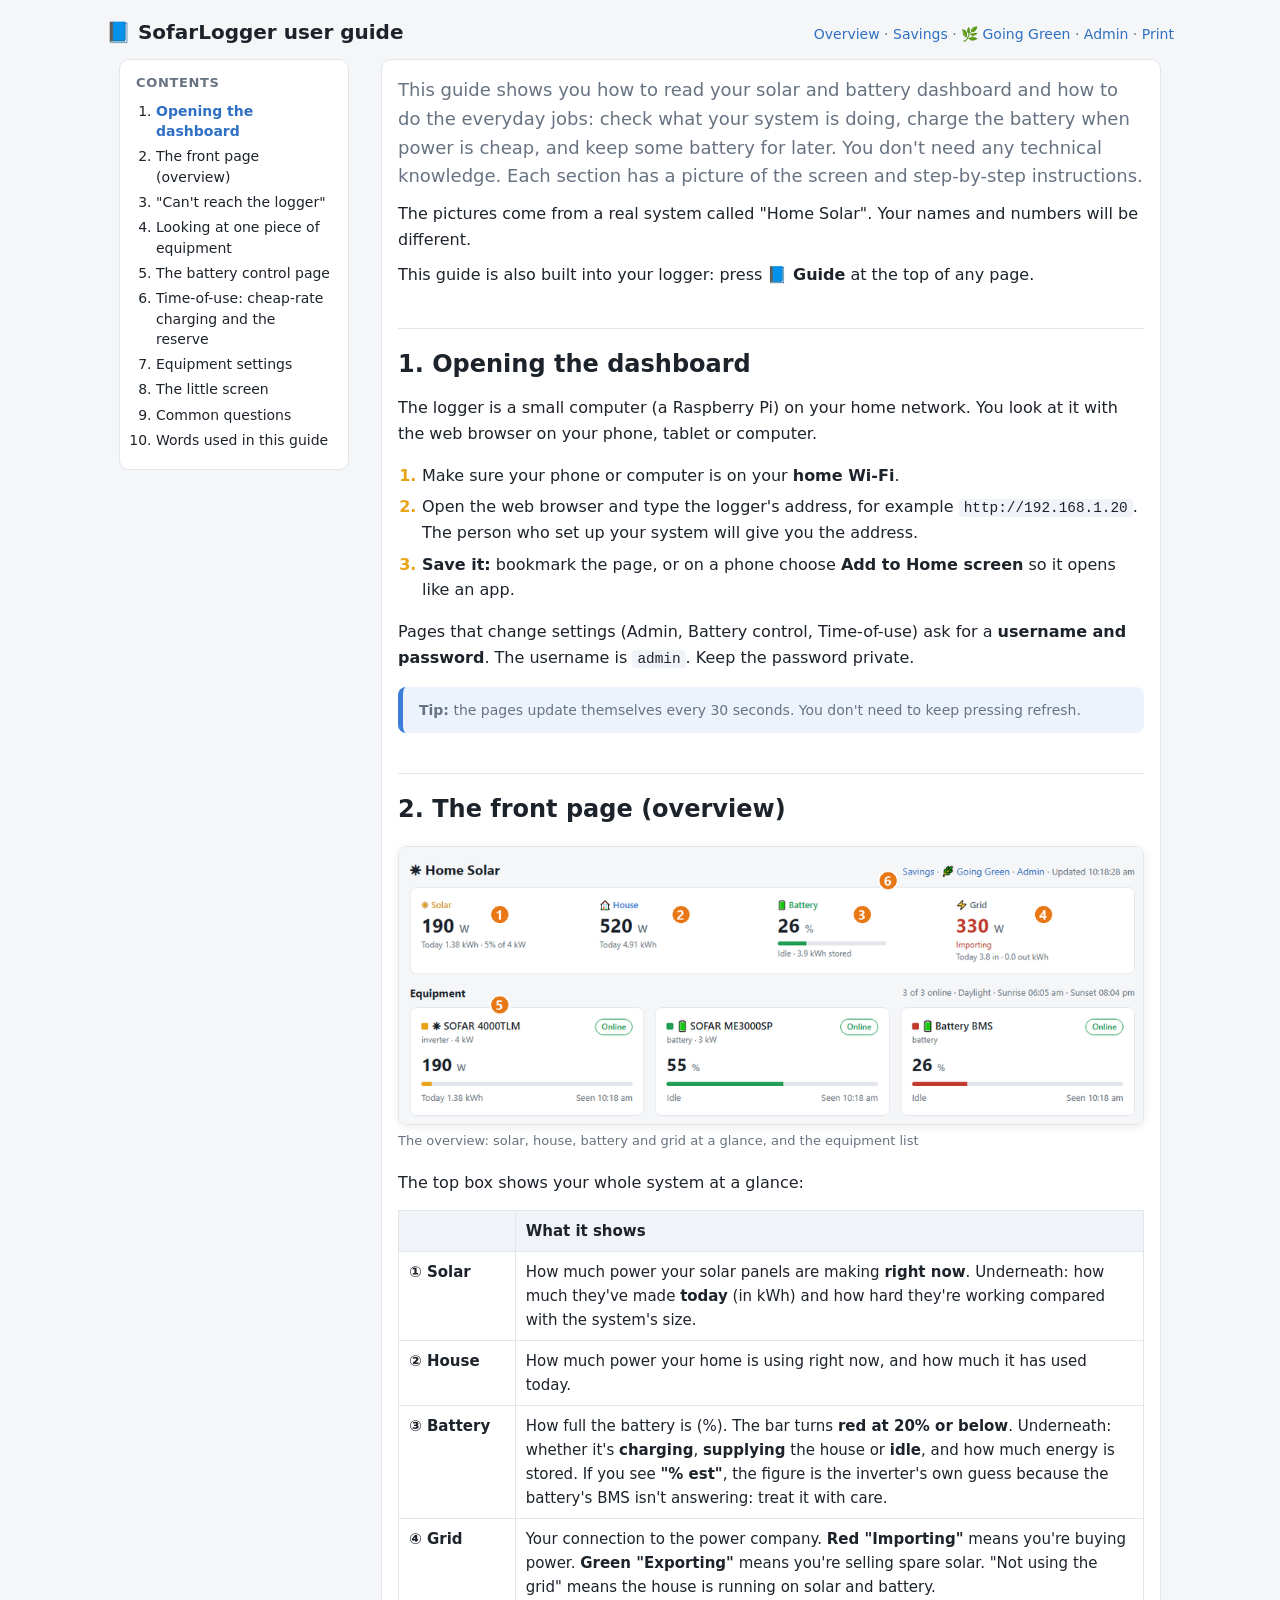
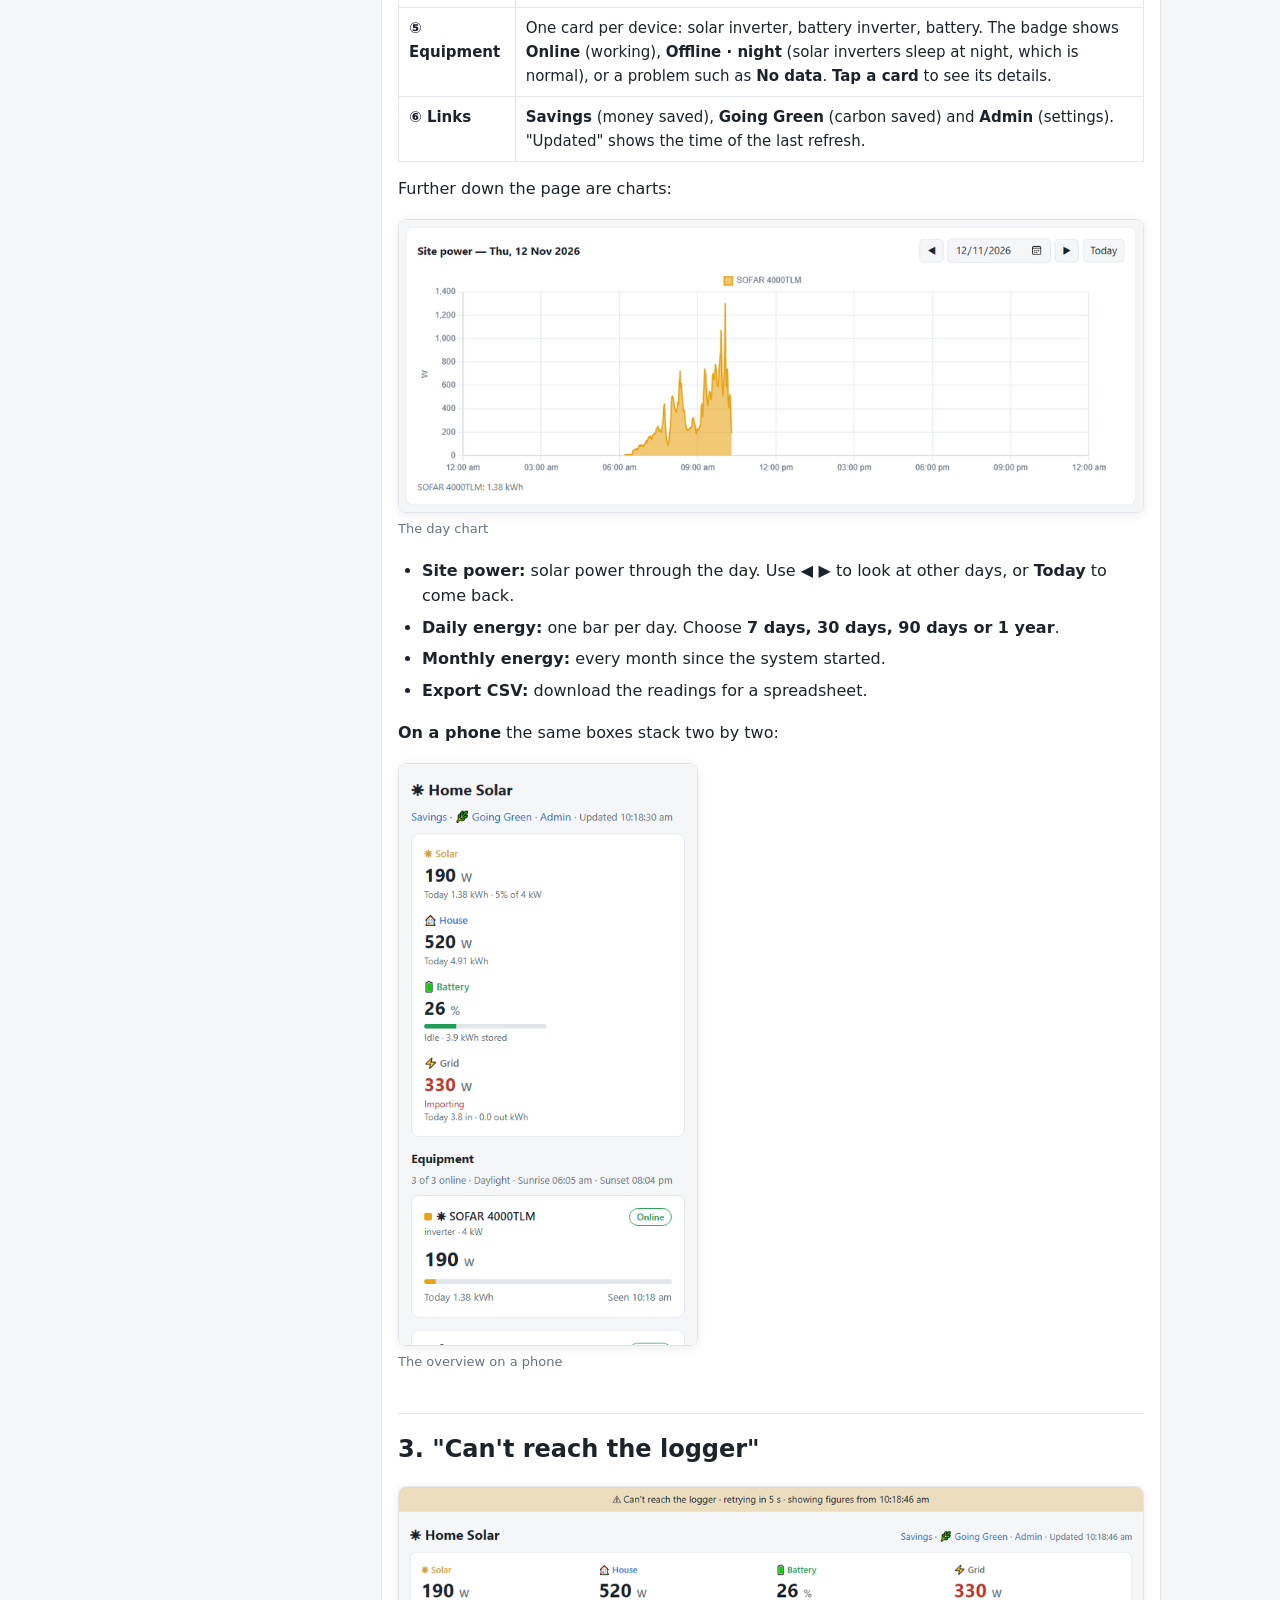
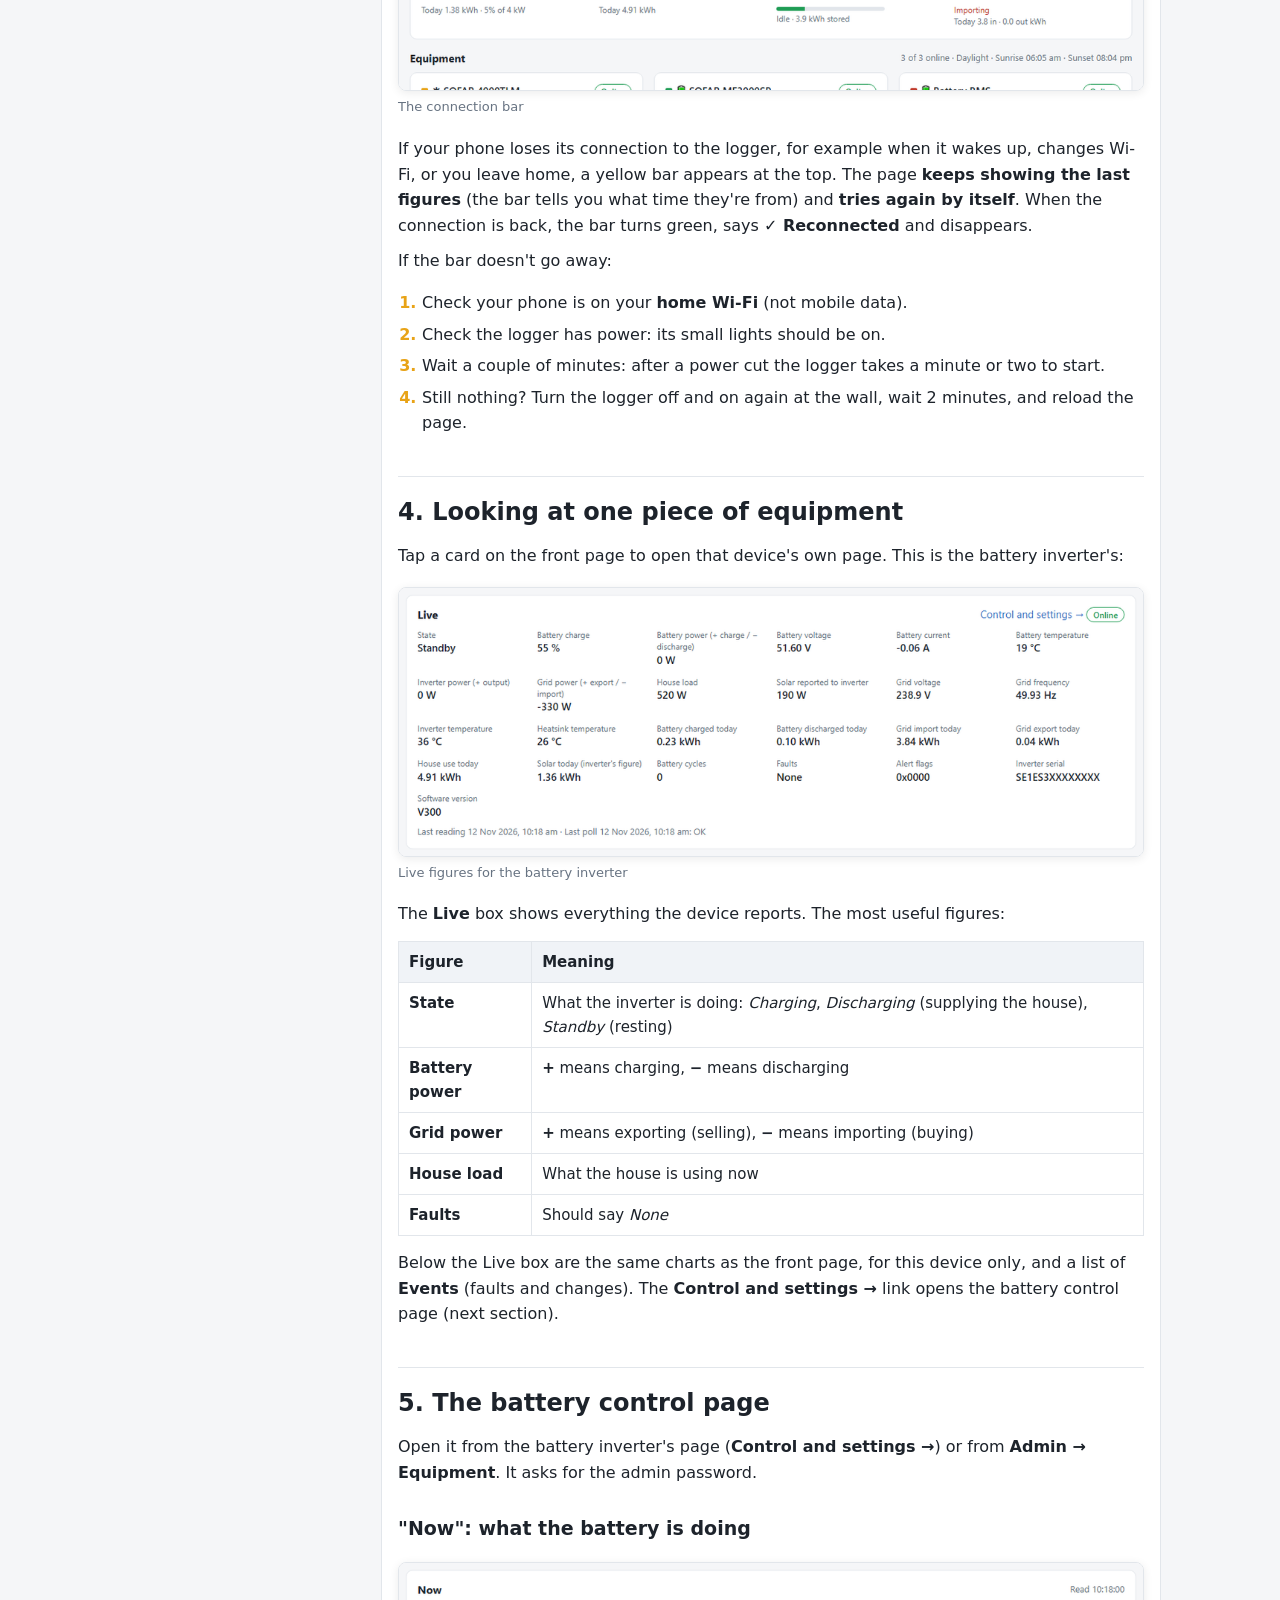
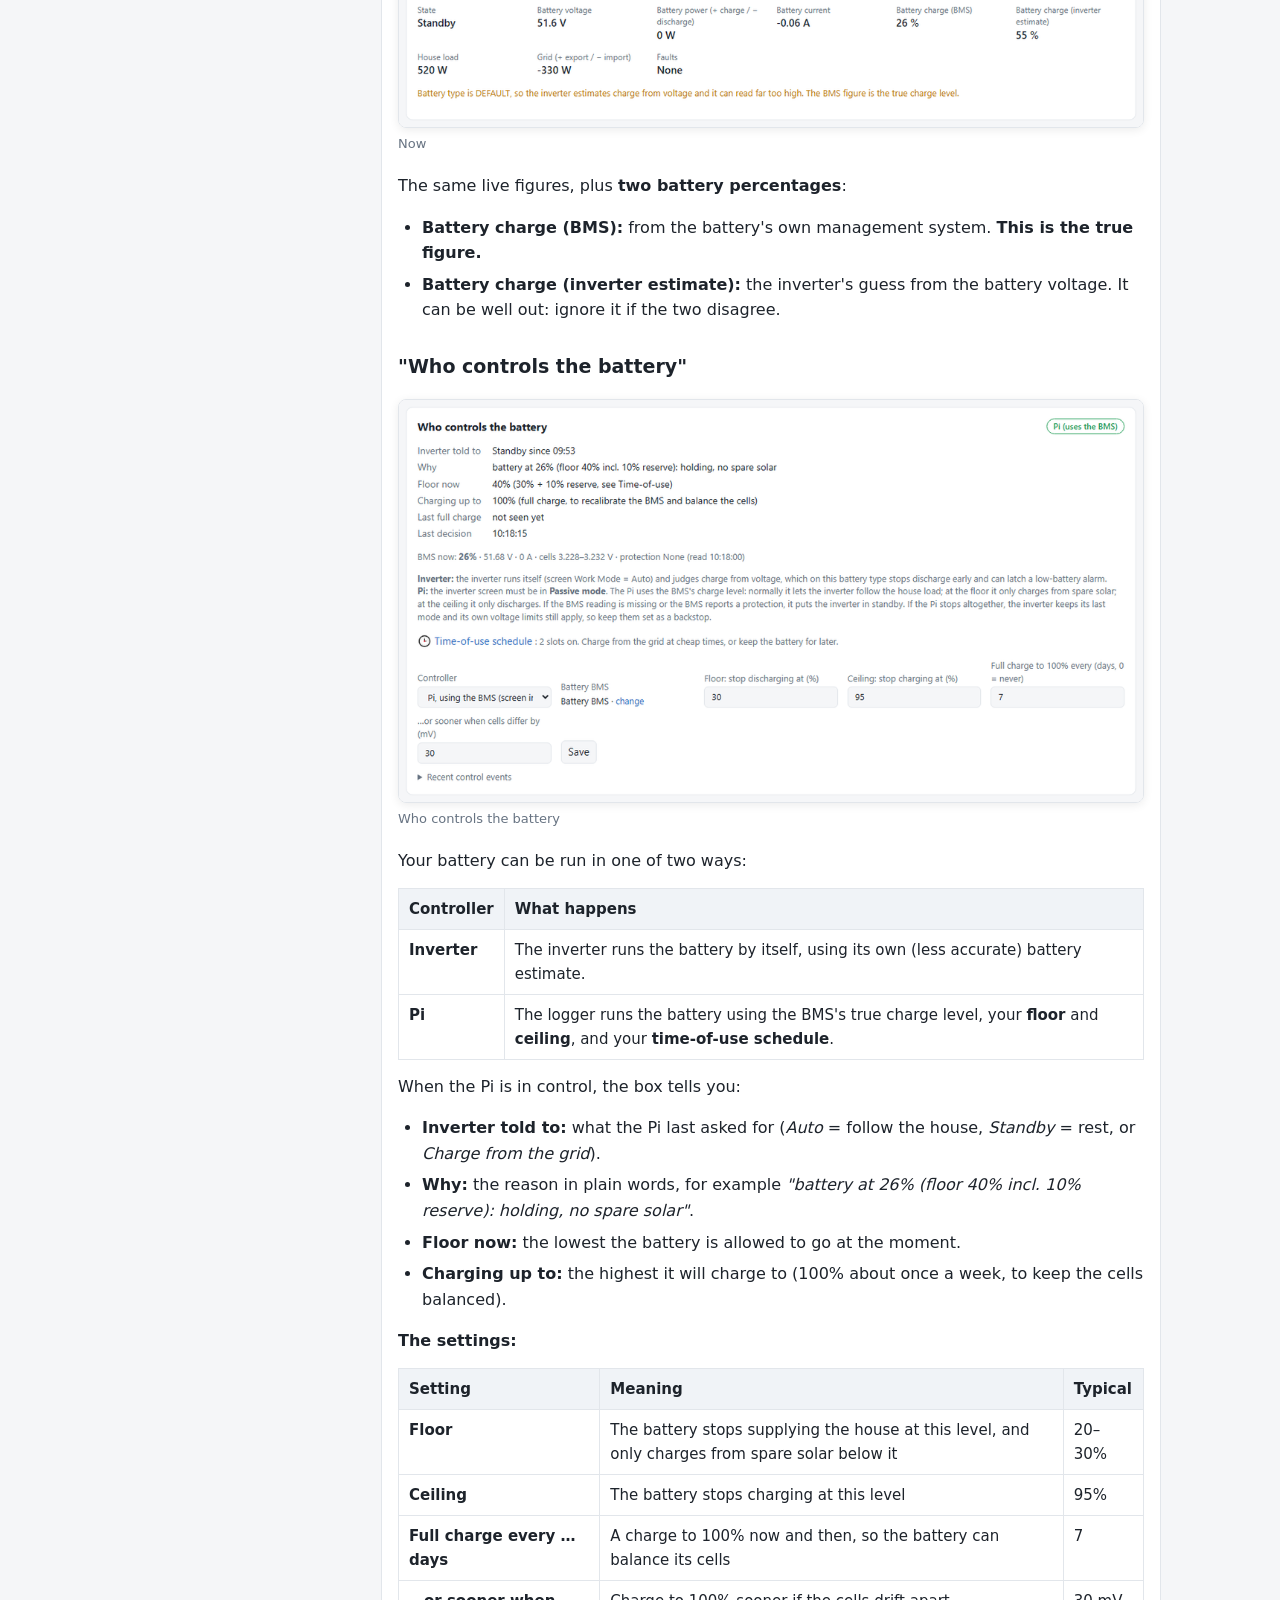
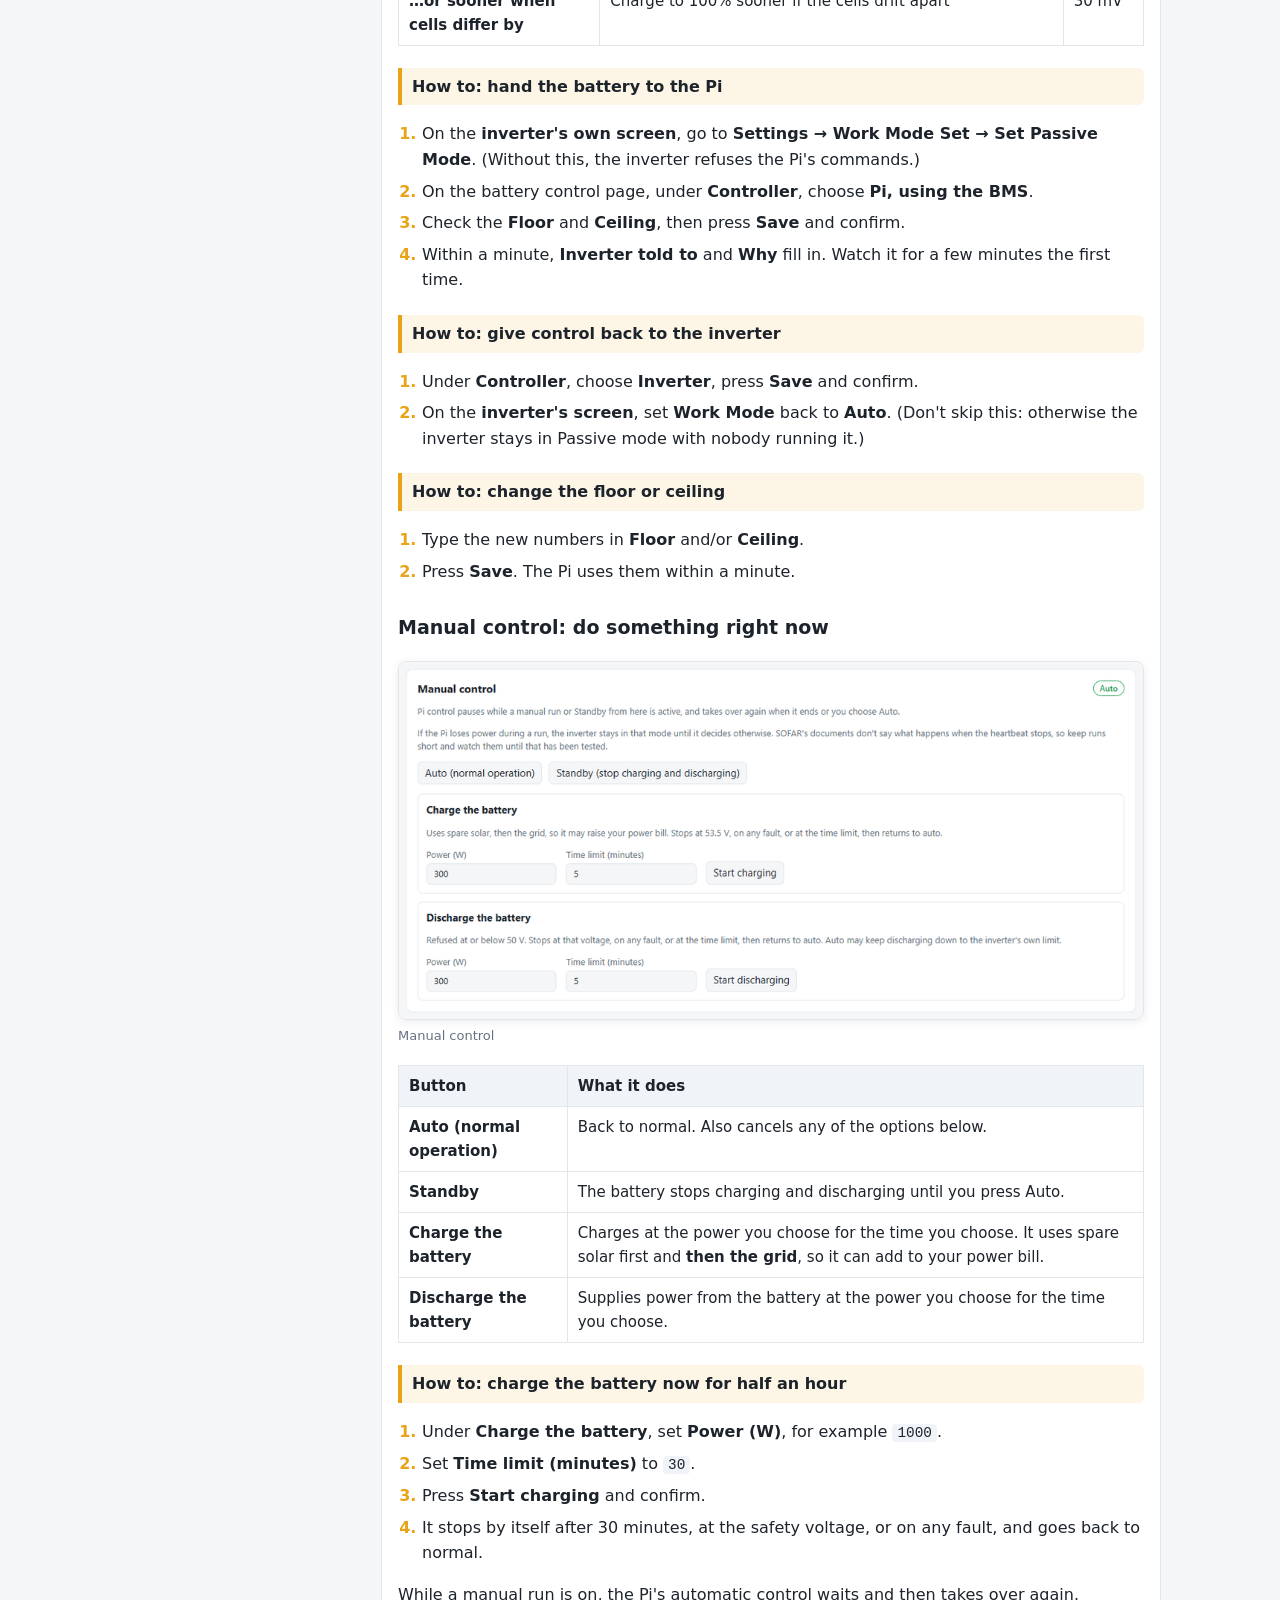
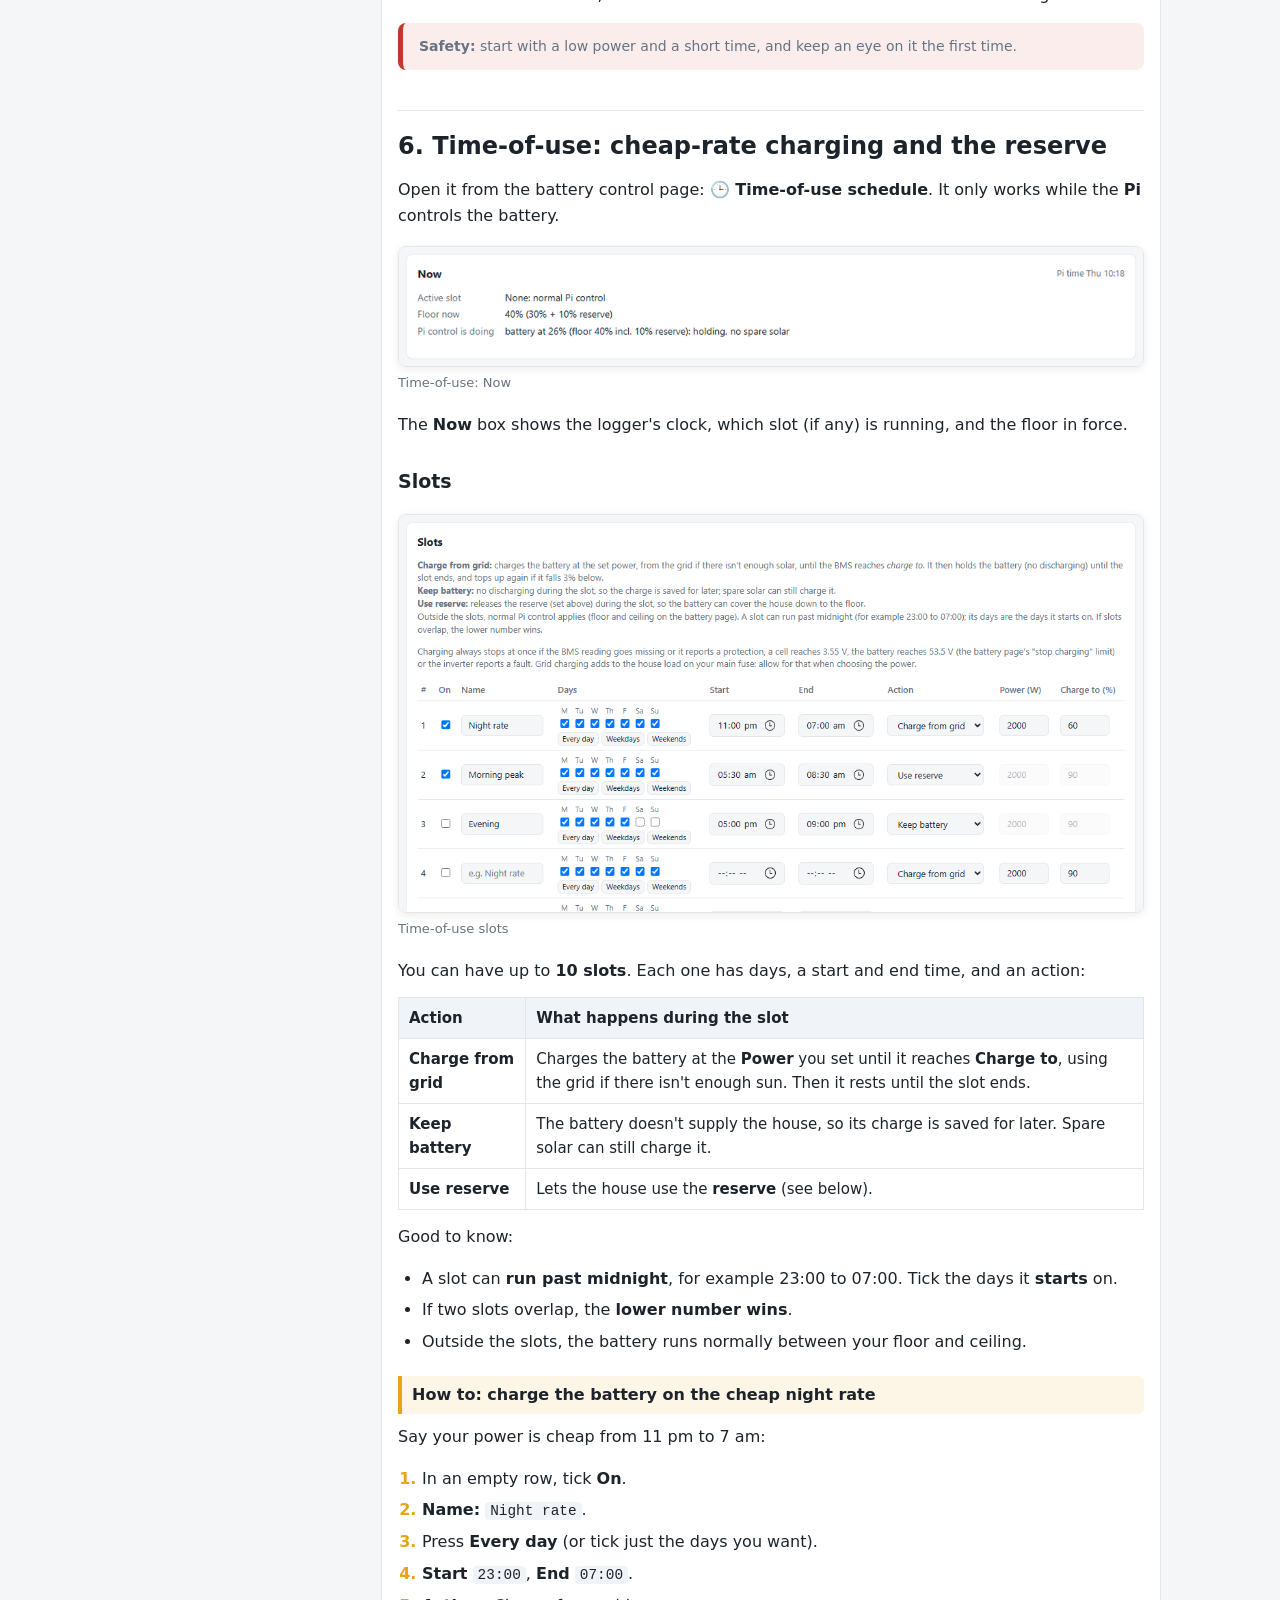
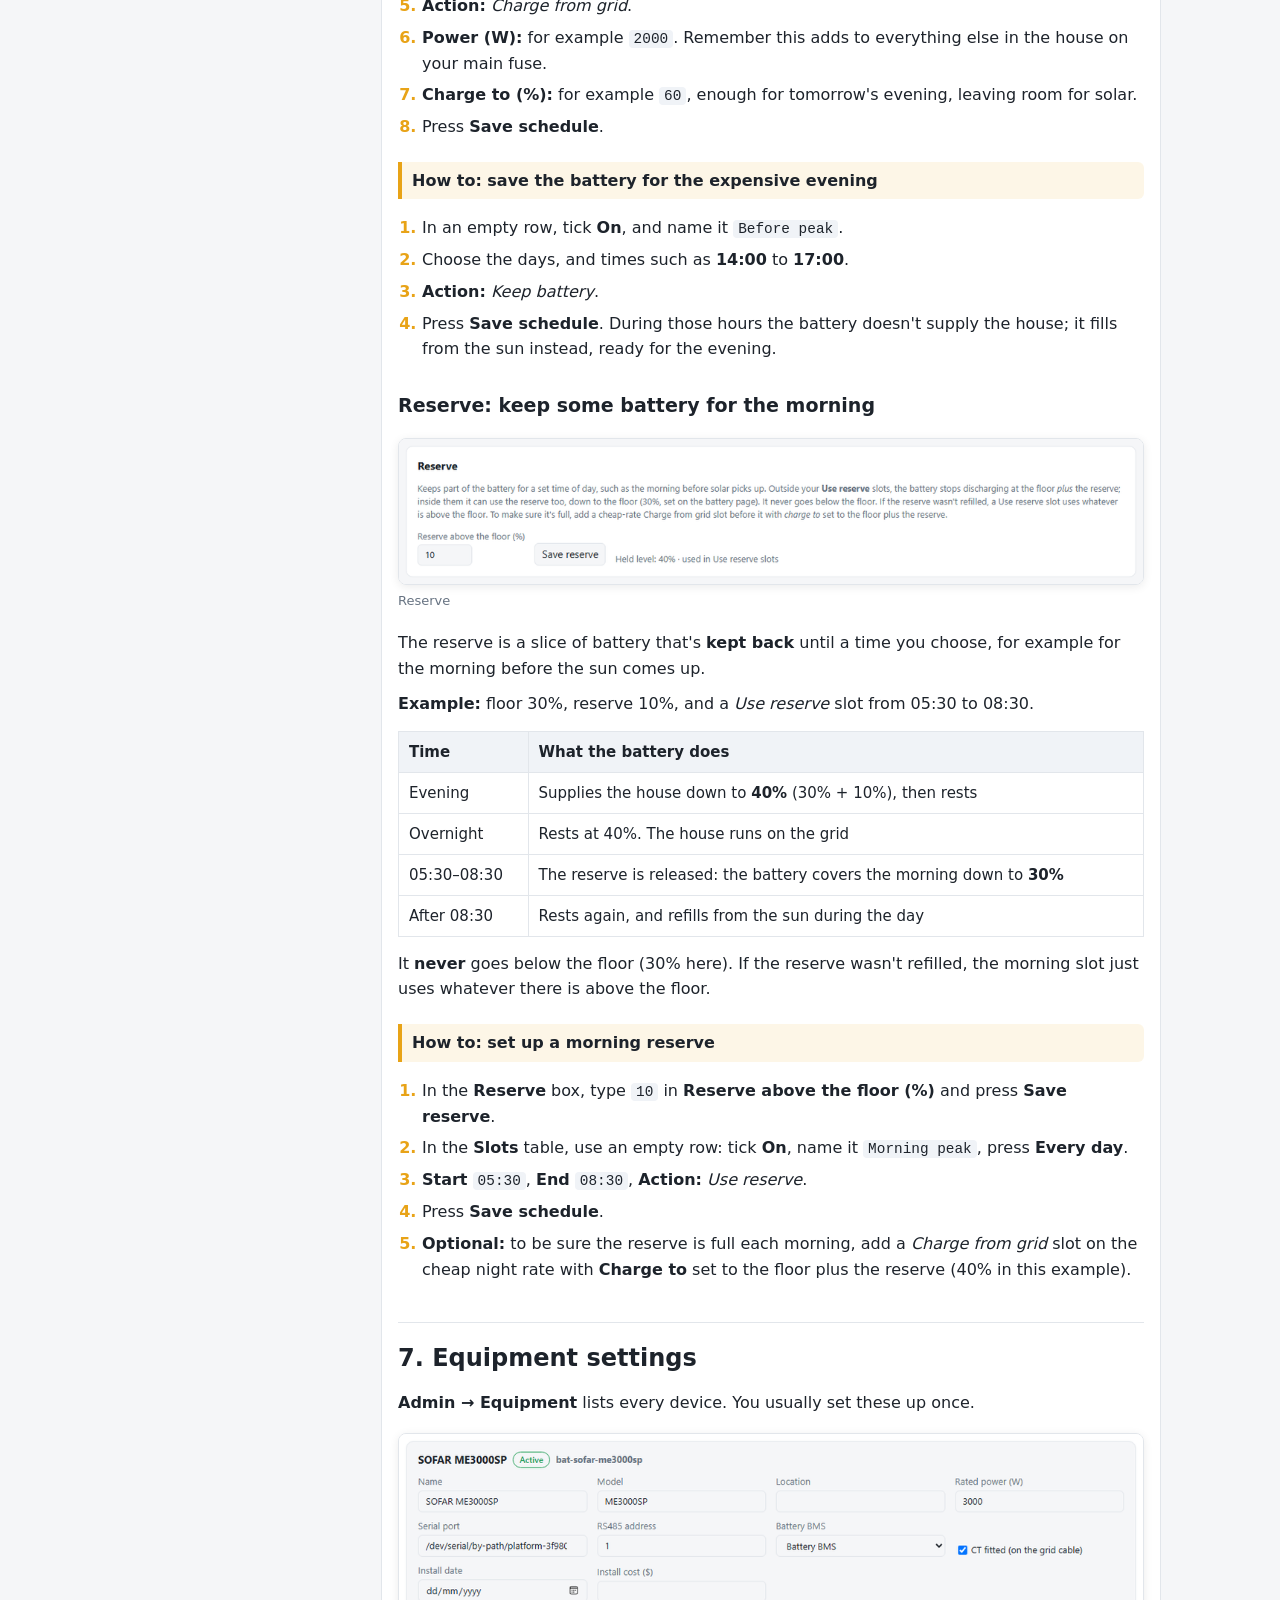
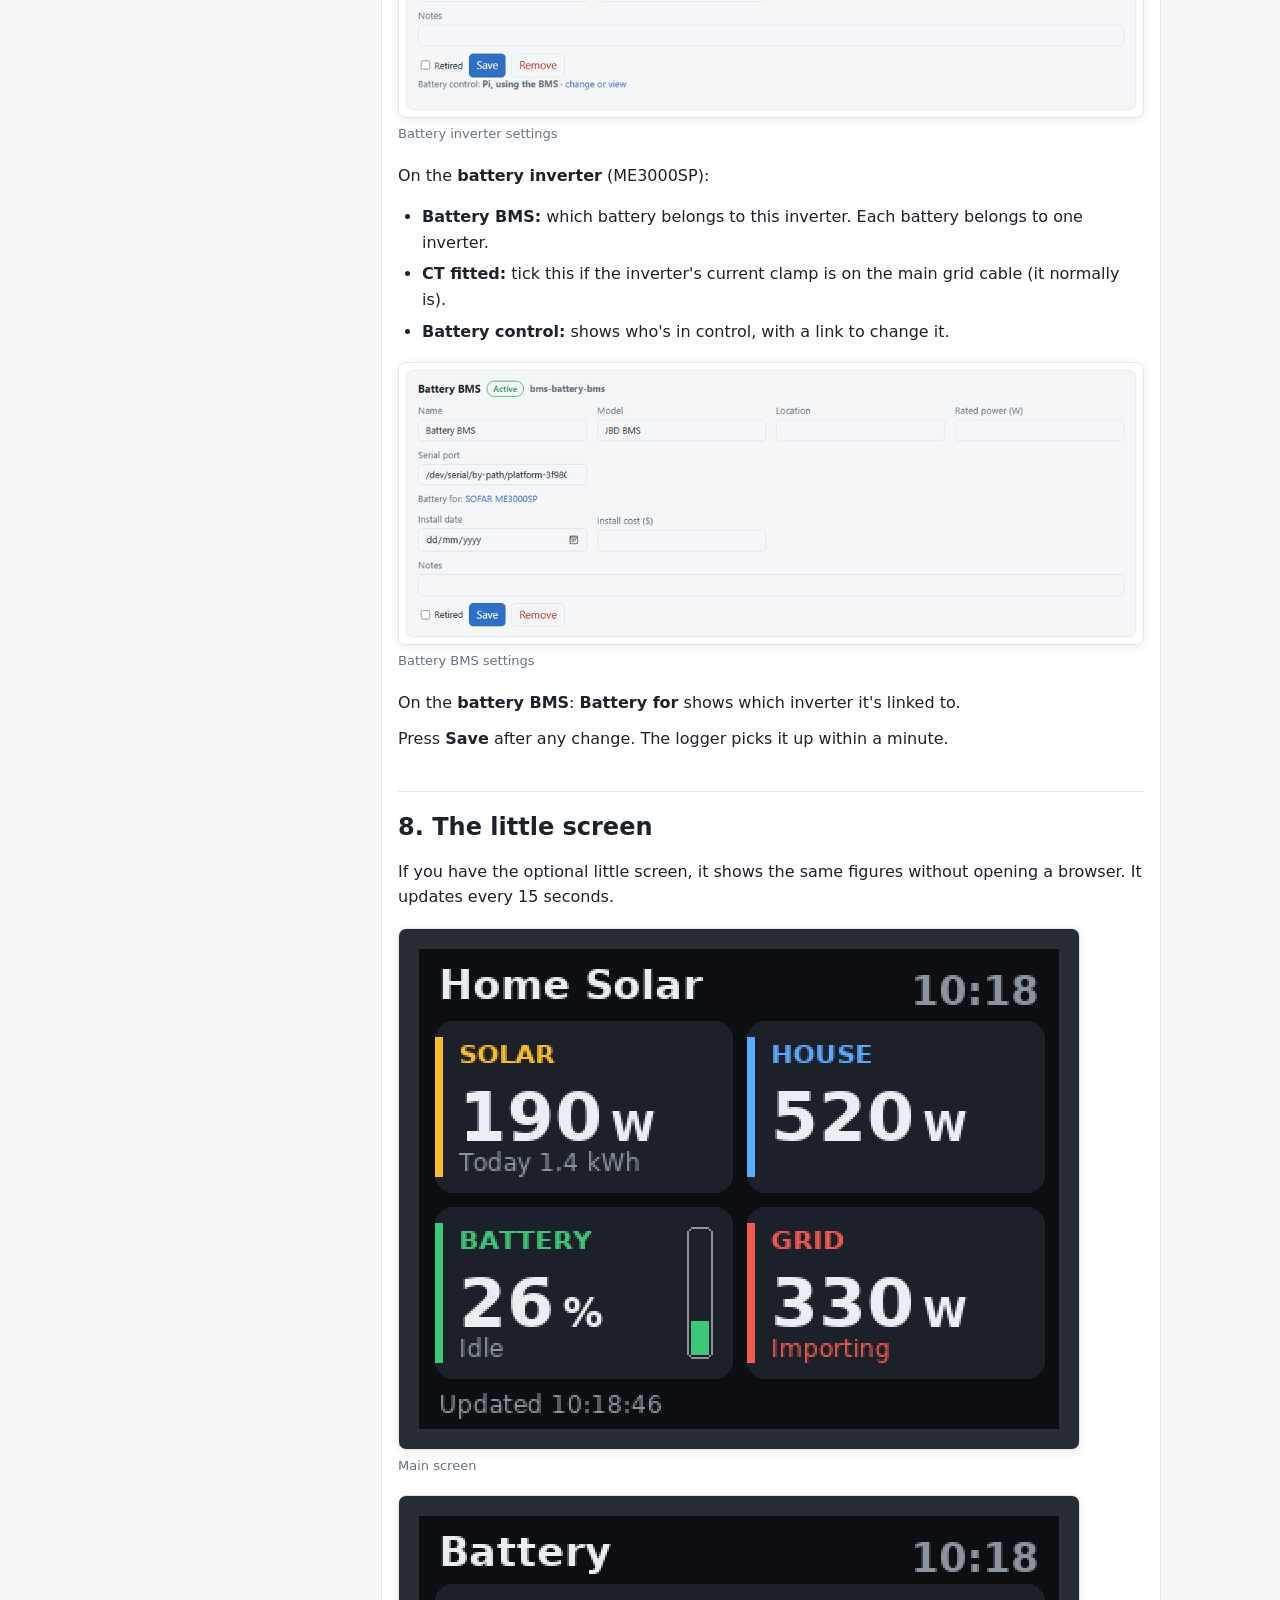
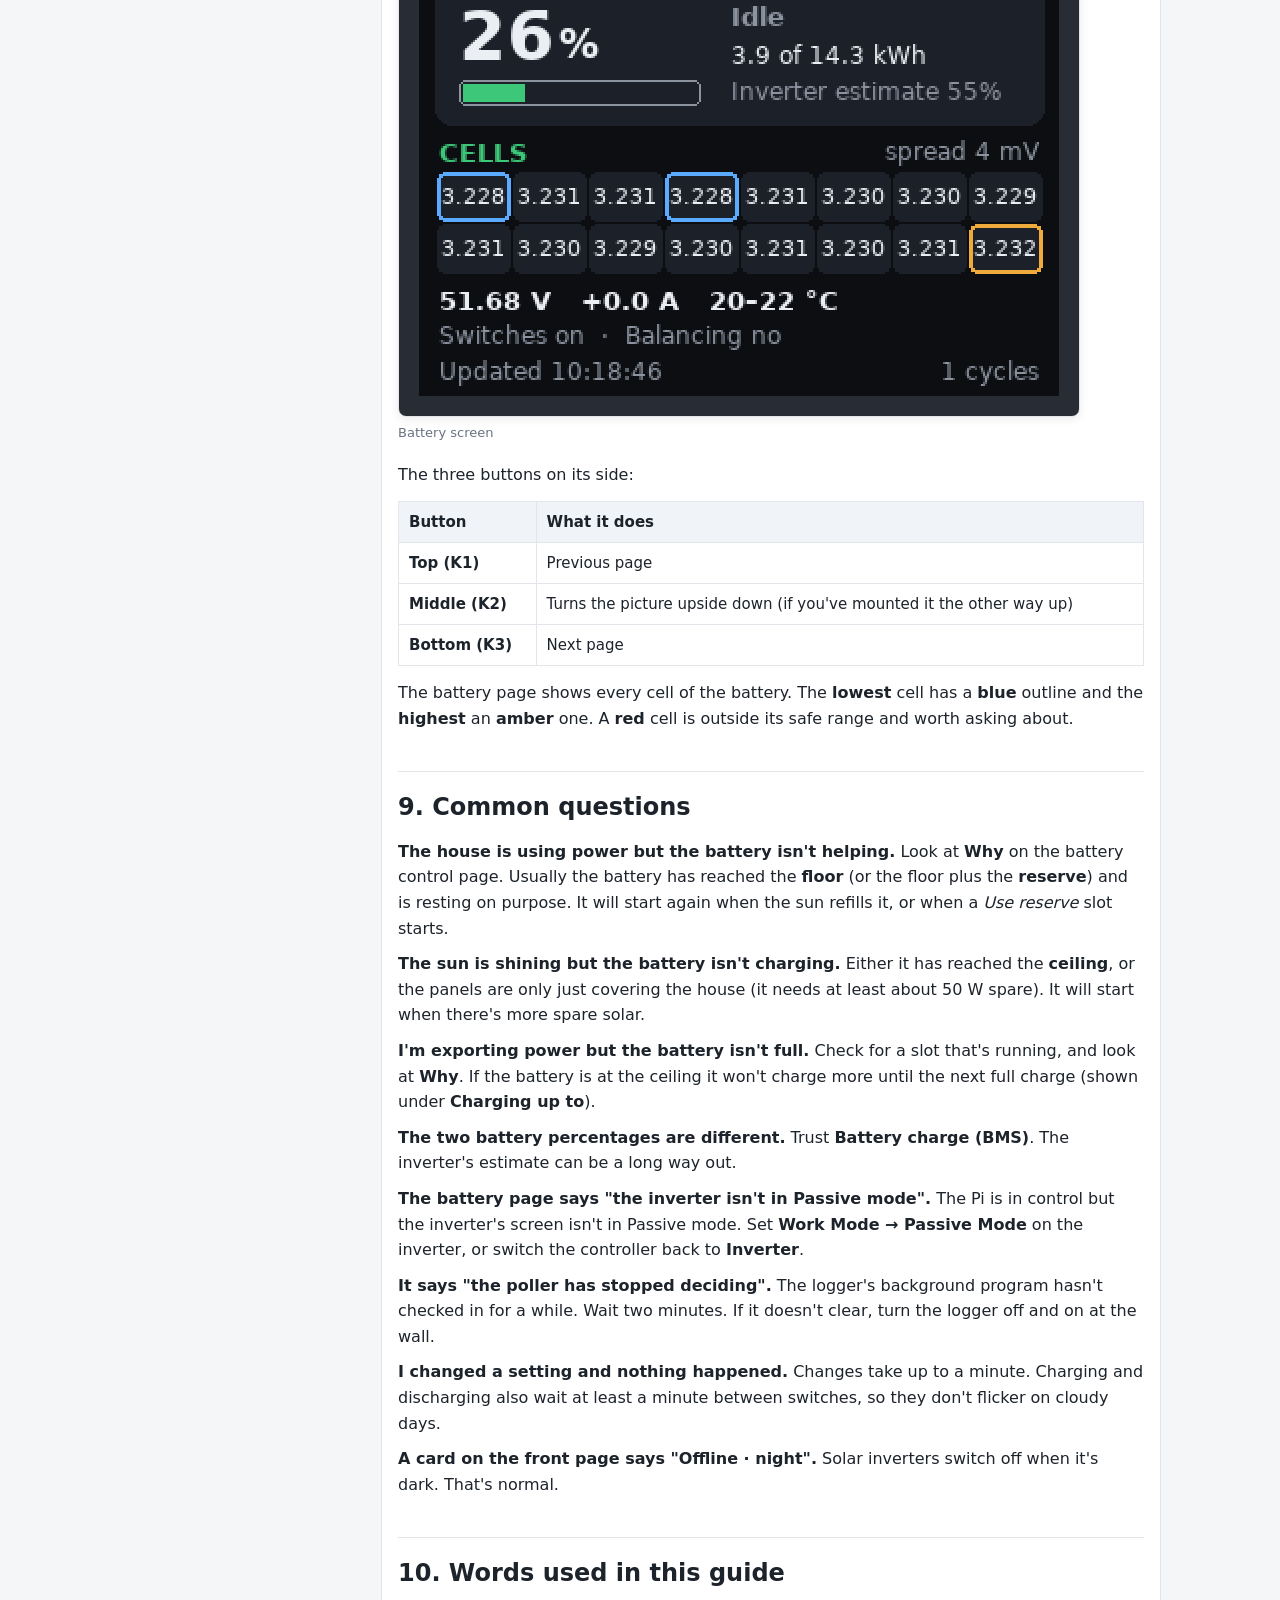
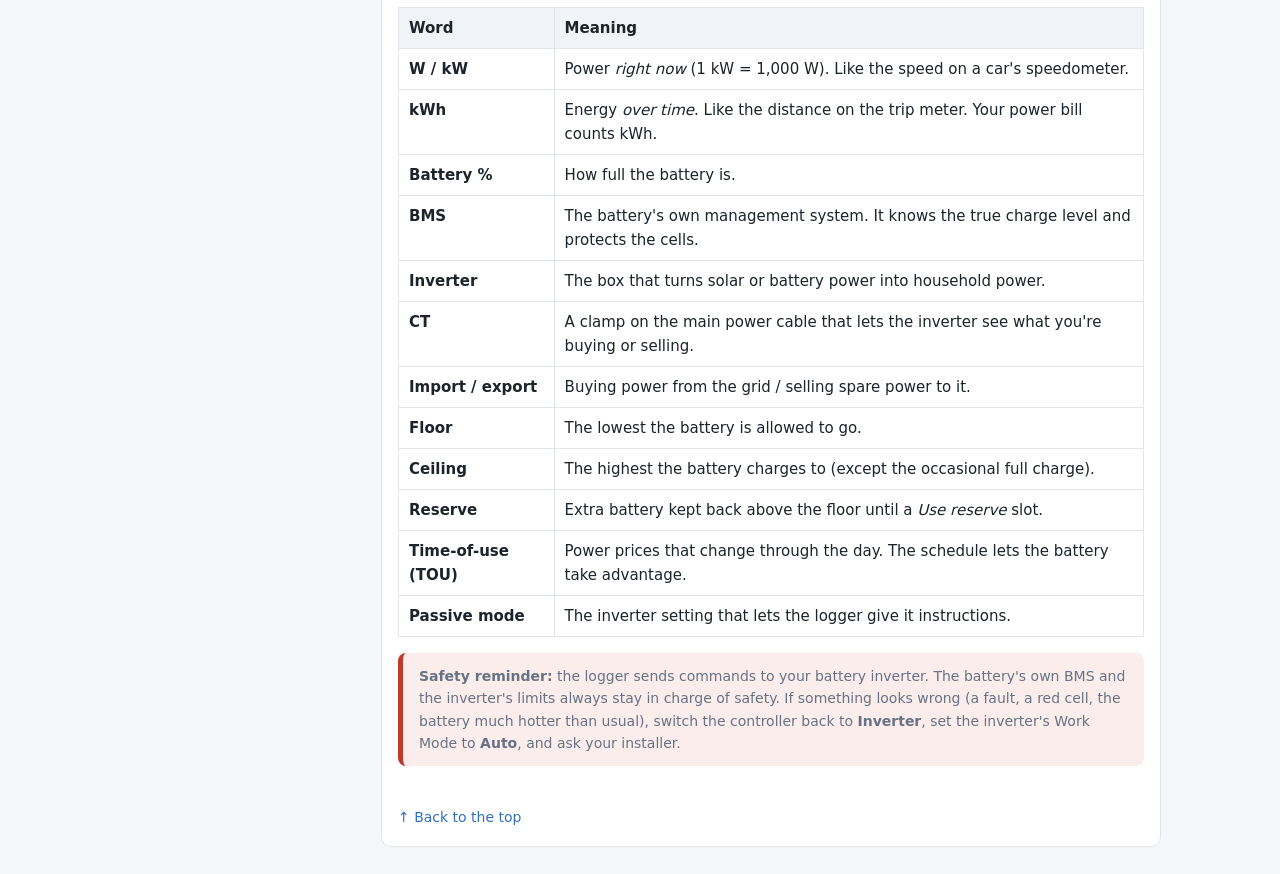
<file: web/guide.html>
<!doctype html>
<html lang="en">
<head>
<meta charset="utf-8">
<meta name="viewport" content="width=device-width, initial-scale=1">
<title>SofarLogger user guide</title>
<link rel="stylesheet" href="style.css?v=3">
<style>
  /* Manual layout: contents down the side on wide screens, one column on phones; prints cleanly. */
  .manual { display: grid; grid-template-columns: 230px minmax(0, 780px); gap: 32px; justify-content: center; }
  .toc { position: sticky; top: 16px; align-self: start; max-height: calc(100vh - 32px); overflow: auto;
          font-size: 14px; padding: 14px 16px; }
  .toc h2 { font-size: 13px; text-transform: uppercase; letter-spacing: .05em; color: var(--muted); margin: 0 0 8px; }
  .toc ol { margin: 0; padding-left: 20px; }
  .toc li { margin: 5px 0; }
  .toc a { color: var(--text); text-decoration: none; }
  .toc a:hover, .toc a.here { color: var(--link, #2b6cb0); }
  .toc a.here { font-weight: 600; }
  article { line-height: 1.6; font-size: 16px; padding: 8px 28px 28px; }
  article h2 { font-size: 24px; margin: 40px 0 12px; padding-top: 16px; border-top: 1px solid var(--line); }
  article h2:first-of-type { border-top: 0; }
  article h3 { font-size: 19px; margin: 28px 0 8px; }
  article h4 { font-size: 16px; margin: 22px 0 6px; padding: 6px 10px; border-left: 4px solid #e8a317;
                background: color-mix(in srgb, #e8a317 10%, transparent); border-radius: 0 6px 6px 0; }
  article p { margin: 10px 0; }
  article ol, article ul { padding-left: 24px; }
  article li { margin: 6px 0; }
  article ol > li::marker { font-weight: 700; color: #e8a317; }
  .lead { font-size: 18px; color: var(--muted); margin-top: 0; }
  figure { margin: 18px 0; }
  figure img { max-width: 100%; height: auto; border: 1px solid var(--line); border-radius: 8px;
                box-shadow: 0 2px 10px rgba(0, 0, 0, .08); display: block; }
  figure.narrow img { max-width: 300px; }
  figcaption { color: var(--muted); font-size: 13px; margin-top: 6px; }
  .table-wrap { overflow-x: auto; margin: 14px 0; }
  article table { border-collapse: collapse; width: 100%; font-size: 15px; }
  article th, article td { border: 1px solid var(--line); padding: 8px 10px; text-align: left; vertical-align: top; }
  article th { background: var(--hover, #f0f3f7); }
  article code { background: var(--hover, #f0f3f7); padding: 1px 5px; border-radius: 4px; font-size: 90%; }
  .note { margin: 16px 0; padding: 12px 16px; border-radius: 8px; border-left: 5px solid #3b7dd8;
           background: color-mix(in srgb, #3b7dd8 9%, transparent); }
  .note.warn { border-left-color: #c0392b; background: color-mix(in srgb, #c0392b 9%, transparent); }
  .contents-head, ol.contents { display: none; }   /* the side panel replaces it on wide screens */
  .top-link { display: inline-block; margin-top: 24px; font-size: 14px; }
  @media (max-width: 980px) {
    .manual { grid-template-columns: minmax(0, 1fr); }
    .toc { display: none; }
    .contents-head, ol.contents { display: block; }
    article { padding: 4px 18px 20px; font-size: 15.5px; }
  }
  @media print {
    header nav, .toc, .top-link, #connBar { display: none !important; }
    .manual { display: block; }
    .contents-head, ol.contents { display: block; }
    article { box-shadow: none; border: 0; padding: 0; }
    article h2 { break-before: page; border-top: 0; }
    article h2.contents-head { break-before: auto; }
    figure, table, .note { break-inside: avoid; }
    a { color: inherit; text-decoration: none; }
  }
</style>
</head>
<body id="top">
<header>
  <h1>📘 SofarLogger user guide</h1>
  <nav class="top"><a href="index.html">Overview</a> · <a href="savings.html">Savings</a> · <a href="green.html">🌿 Going Green</a> · <a href="admin/admin.php">Admin</a> · <a href="#" onclick="print(); return false">Print</a></nav>
</header>
<main class="manual">
  <nav class="card toc" aria-label="Contents">
    <h2>Contents</h2>
    <ol>
      <li><a href="#1-opening-the-dashboard">Opening the dashboard</a></li>
      <li><a href="#2-the-front-page-overview">The front page (overview)</a></li>
      <li><a href="#3-cant-reach-the-logger">"Can't reach the logger"</a></li>
      <li><a href="#4-looking-at-one-piece-of-equipment">Looking at one piece of equipment</a></li>
      <li><a href="#5-the-battery-control-page">The battery control page</a></li>
      <li><a href="#6-time-of-use-cheap-rate-charging-and-the-reserve">Time-of-use: cheap-rate charging and the reserve</a></li>
      <li><a href="#7-equipment-settings">Equipment settings</a></li>
      <li><a href="#8-the-little-screen">The little screen</a></li>
      <li><a href="#9-common-questions">Common questions</a></li>
      <li><a href="#10-words-used-in-this-guide">Words used in this guide</a></li>
    </ol>
  </nav>
  <article class="card">
<p class="lead">This guide shows you how to read your solar and battery dashboard and how to do the everyday jobs: check what your system is doing, charge the battery when power is cheap, and keep some battery for later. You don't need any technical knowledge. Each section has a picture of the screen and step-by-step instructions.</p>
<p>The pictures come from a real system called "Home Solar". Your names and numbers will be different.</p>
<p>This guide is also built into your logger: press <strong>📘 Guide</strong> at the top of any page.</p>
<h2 id="contents" class="contents-head">Contents</h2>
<ol class="contents"><li><a href="#1-opening-the-dashboard">Opening the dashboard</a></li><li><a href="#2-the-front-page-overview">The front page (overview)</a></li><li><a href="#3-cant-reach-the-logger">"Can't reach the logger"</a></li><li><a href="#4-looking-at-one-piece-of-equipment">Looking at one piece of equipment</a></li><li><a href="#5-the-battery-control-page">The battery control page</a></li><li><a href="#6-time-of-use-cheap-rate-charging-and-the-reserve">Time-of-use: cheap-rate charging and the reserve</a></li><li><a href="#7-equipment-settings">Equipment settings</a></li><li><a href="#8-the-little-screen">The little screen</a></li><li><a href="#9-common-questions">Common questions</a></li><li><a href="#10-words-used-in-this-guide">Words used in this guide</a></li></ol>
<h2 id="1-opening-the-dashboard">1. Opening the dashboard</h2>
<p>The logger is a small computer (a Raspberry Pi) on your home network. You look at it with the web browser on your phone, tablet or computer.</p>
<ol><li>Make sure your phone or computer is on your <strong>home Wi-Fi</strong>.</li><li>Open the web browser and type the logger's address, for example <code>http://192.168.1.20</code>. The person who set up your system will give you the address.</li><li><strong>Save it:</strong> bookmark the page, or on a phone choose <strong>Add to Home screen</strong> so it opens like an app.</li></ol>
<p>Pages that change settings (Admin, Battery control, Time-of-use) ask for a <strong>username and password</strong>. The username is <code>admin</code>. Keep the password private.</p>
<aside class="note tip"><strong>Tip:</strong> the pages update themselves every 30 seconds. You don't need to keep pressing refresh.</aside>
<h2 id="2-the-front-page-overview">2. The front page (overview)</h2>
<figure><a href="guide/img/overview-top.png" target="_blank"><img src="guide/img/overview-top.png" alt="The overview: solar, house, battery and grid at a glance, and the equipment list" loading="lazy"></a><figcaption>The overview: solar, house, battery and grid at a glance, and the equipment list</figcaption></figure>
<p>The top box shows your whole system at a glance:</p>
<div class="table-wrap"><table><thead><tr><th></th><th>What it shows</th></tr></thead><tbody><tr><td><strong>① Solar</strong></td><td>How much power your solar panels are making <strong>right now</strong>. Underneath: how much they've made <strong>today</strong> (in kWh) and how hard they're working compared with the system's size.</td></tr><tr><td><strong>② House</strong></td><td>How much power your home is using right now, and how much it has used today.</td></tr><tr><td><strong>③ Battery</strong></td><td>How full the battery is (%). The bar turns <strong>red at 20% or below</strong>. Underneath: whether it's <strong>charging</strong>, <strong>supplying</strong> the house or <strong>idle</strong>, and how much energy is stored. If you see <strong>"% est"</strong>, the figure is the inverter's own guess because the battery's BMS isn't answering: treat it with care.</td></tr><tr><td><strong>④ Grid</strong></td><td>Your connection to the power company. <strong>Red "Importing"</strong> means you're buying power. <strong>Green "Exporting"</strong> means you're selling spare solar. "Not using the grid" means the house is running on solar and battery.</td></tr><tr><td><strong>⑤ Equipment</strong></td><td>One card per device: solar inverter, battery inverter, battery. The badge shows <strong>Online</strong> (working), <strong>Offline · night</strong> (solar inverters sleep at night, which is normal), or a problem such as <strong>No data</strong>. <strong>Tap a card</strong> to see its details.</td></tr><tr><td><strong>⑥ Links</strong></td><td><strong>Savings</strong> (money saved), <strong>Going Green</strong> (carbon saved) and <strong>Admin</strong> (settings). "Updated" shows the time of the last refresh.</td></tr></tbody></table></div>
<p>Further down the page are charts:</p>
<figure><a href="guide/img/overview-chart.png" target="_blank"><img src="guide/img/overview-chart.png" alt="The day chart" loading="lazy"></a><figcaption>The day chart</figcaption></figure>
<ul><li><strong>Site power:</strong> solar power through the day. Use <strong>◀ ▶</strong> to look at other days, or <strong>Today</strong> to come back.</li><li><strong>Daily energy:</strong> one bar per day. Choose <strong>7 days, 30 days, 90 days or 1 year</strong>.</li><li><strong>Monthly energy:</strong> every month since the system started.</li><li><strong>Export CSV:</strong> download the readings for a spreadsheet.</li></ul>
<p><strong>On a phone</strong> the same boxes stack two by two:</p>
<figure class="narrow"><img src="guide/img/overview-phone.png" alt="The overview on a phone" width="300"><figcaption>The overview on a phone</figcaption></figure>
<h2 id="3-cant-reach-the-logger">3. "Can't reach the logger"</h2>
<figure><a href="guide/img/connection-bar.png" target="_blank"><img src="guide/img/connection-bar.png" alt="The connection bar" loading="lazy"></a><figcaption>The connection bar</figcaption></figure>
<p>If your phone loses its connection to the logger, for example when it wakes up, changes Wi-Fi, or you leave home, a yellow bar appears at the top. The page <strong>keeps showing the last figures</strong> (the bar tells you what time they're from) and <strong>tries again by itself</strong>. When the connection is back, the bar turns green, says <strong>✓ Reconnected</strong> and disappears.</p>
<p>If the bar doesn't go away:</p>
<ol><li>Check your phone is on your <strong>home Wi-Fi</strong> (not mobile data).</li><li>Check the logger has power: its small lights should be on.</li><li>Wait a couple of minutes: after a power cut the logger takes a minute or two to start.</li><li>Still nothing? Turn the logger off and on again at the wall, wait 2 minutes, and reload the page.</li></ol>
<h2 id="4-looking-at-one-piece-of-equipment">4. Looking at one piece of equipment</h2>
<p>Tap a card on the front page to open that device's own page. This is the battery inverter's:</p>
<figure><a href="guide/img/device-live.png" target="_blank"><img src="guide/img/device-live.png" alt="Live figures for the battery inverter" loading="lazy"></a><figcaption>Live figures for the battery inverter</figcaption></figure>
<p>The <strong>Live</strong> box shows everything the device reports. The most useful figures:</p>
<div class="table-wrap"><table><thead><tr><th>Figure</th><th>Meaning</th></tr></thead><tbody><tr><td><strong>State</strong></td><td>What the inverter is doing: <em>Charging</em>, <em>Discharging</em> (supplying the house), <em>Standby</em> (resting)</td></tr><tr><td><strong>Battery power</strong></td><td><strong>+</strong> means charging, <strong>−</strong> means discharging</td></tr><tr><td><strong>Grid power</strong></td><td><strong>+</strong> means exporting (selling), <strong>−</strong> means importing (buying)</td></tr><tr><td><strong>House load</strong></td><td>What the house is using now</td></tr><tr><td><strong>Faults</strong></td><td>Should say <em>None</em></td></tr></tbody></table></div>
<p>Below the Live box are the same charts as the front page, for this device only, and a list of <strong>Events</strong> (faults and changes). The <strong>Control and settings →</strong> link opens the battery control page (next section).</p>
<h2 id="5-the-battery-control-page">5. The battery control page</h2>
<p>Open it from the battery inverter's page (<strong>Control and settings →</strong>) or from <strong>Admin → Equipment</strong>. It asks for the admin password.</p>
<h3 id="now-what-the-battery-is-doing">"Now": what the battery is doing</h3>
<figure><a href="guide/img/battery-now.png" target="_blank"><img src="guide/img/battery-now.png" alt="Now" loading="lazy"></a><figcaption>Now</figcaption></figure>
<p>The same live figures, plus <strong>two battery percentages</strong>:</p>
<ul><li><strong>Battery charge (BMS):</strong> from the battery's own management system. <strong>This is the true figure.</strong></li><li><strong>Battery charge (inverter estimate):</strong> the inverter's guess from the battery voltage. It can be well out: ignore it if the two disagree.</li></ul>
<h3 id="who-controls-the-battery">"Who controls the battery"</h3>
<figure><a href="guide/img/battery-controller.png" target="_blank"><img src="guide/img/battery-controller.png" alt="Who controls the battery" loading="lazy"></a><figcaption>Who controls the battery</figcaption></figure>
<p>Your battery can be run in one of two ways:</p>
<div class="table-wrap"><table><thead><tr><th>Controller</th><th>What happens</th></tr></thead><tbody><tr><td><strong>Inverter</strong></td><td>The inverter runs the battery by itself, using its own (less accurate) battery estimate.</td></tr><tr><td><strong>Pi</strong></td><td>The logger runs the battery using the BMS's true charge level, your <strong>floor</strong> and <strong>ceiling</strong>, and your <strong>time-of-use schedule</strong>.</td></tr></tbody></table></div>
<p>When the Pi is in control, the box tells you:</p>
<ul><li><strong>Inverter told to:</strong> what the Pi last asked for (<em>Auto</em> = follow the house, <em>Standby</em> = rest, or <em>Charge from the grid</em>).</li><li><strong>Why:</strong> the reason in plain words, for example <em>"battery at 26% (floor 40% incl. 10% reserve): holding, no spare solar"</em>.</li><li><strong>Floor now:</strong> the lowest the battery is allowed to go at the moment.</li><li><strong>Charging up to:</strong> the highest it will charge to (100% about once a week, to keep the cells balanced).</li></ul>
<p><strong>The settings:</strong></p>
<div class="table-wrap"><table><thead><tr><th>Setting</th><th>Meaning</th><th>Typical</th></tr></thead><tbody><tr><td><strong>Floor</strong></td><td>The battery stops supplying the house at this level, and only charges from spare solar below it</td><td>20–30%</td></tr><tr><td><strong>Ceiling</strong></td><td>The battery stops charging at this level</td><td>95%</td></tr><tr><td><strong>Full charge every … days</strong></td><td>A charge to 100% now and then, so the battery can balance its cells</td><td>7</td></tr><tr><td><strong>…or sooner when cells differ by</strong></td><td>Charge to 100% sooner if the cells drift apart</td><td>30 mV</td></tr></tbody></table></div>
<h4 id="how-to-hand-the-battery-to-the-pi">How to: hand the battery to the Pi</h4>
<ol><li>On the <strong>inverter's own screen</strong>, go to <strong>Settings → Work Mode Set → Set Passive Mode</strong>. (Without this, the inverter refuses the Pi's commands.)</li><li>On the battery control page, under <strong>Controller</strong>, choose <strong>Pi, using the BMS</strong>.</li><li>Check the <strong>Floor</strong> and <strong>Ceiling</strong>, then press <strong>Save</strong> and confirm.</li><li>Within a minute, <strong>Inverter told to</strong> and <strong>Why</strong> fill in. Watch it for a few minutes the first time.</li></ol>
<h4 id="how-to-give-control-back-to-the-inverter">How to: give control back to the inverter</h4>
<ol><li>Under <strong>Controller</strong>, choose <strong>Inverter</strong>, press <strong>Save</strong> and confirm.</li><li>On the <strong>inverter's screen</strong>, set <strong>Work Mode</strong> back to <strong>Auto</strong>. (Don't skip this: otherwise the inverter stays in Passive mode with nobody running it.)</li></ol>
<h4 id="how-to-change-the-floor-or-ceiling">How to: change the floor or ceiling</h4>
<ol><li>Type the new numbers in <strong>Floor</strong> and/or <strong>Ceiling</strong>.</li><li>Press <strong>Save</strong>. The Pi uses them within a minute.</li></ol>
<h3 id="manual-control-do-something-right-now">Manual control: do something right now</h3>
<figure><a href="guide/img/battery-manual.png" target="_blank"><img src="guide/img/battery-manual.png" alt="Manual control" loading="lazy"></a><figcaption>Manual control</figcaption></figure>
<div class="table-wrap"><table><thead><tr><th>Button</th><th>What it does</th></tr></thead><tbody><tr><td><strong>Auto (normal operation)</strong></td><td>Back to normal. Also cancels any of the options below.</td></tr><tr><td><strong>Standby</strong></td><td>The battery stops charging and discharging until you press Auto.</td></tr><tr><td><strong>Charge the battery</strong></td><td>Charges at the power you choose for the time you choose. It uses spare solar first and <strong>then the grid</strong>, so it can add to your power bill.</td></tr><tr><td><strong>Discharge the battery</strong></td><td>Supplies power from the battery at the power you choose for the time you choose.</td></tr></tbody></table></div>
<h4 id="how-to-charge-the-battery-now-for-half-an-hour">How to: charge the battery now for half an hour</h4>
<ol><li>Under <strong>Charge the battery</strong>, set <strong>Power (W)</strong>, for example <code>1000</code>.</li><li>Set <strong>Time limit (minutes)</strong> to <code>30</code>.</li><li>Press <strong>Start charging</strong> and confirm.</li><li>It stops by itself after 30 minutes, at the safety voltage, or on any fault, and goes back to normal.</li></ol>
<p>While a manual run is on, the Pi's automatic control waits and then takes over again.</p>
<aside class="note warn"><strong>Safety:</strong> start with a low power and a short time, and keep an eye on it the first time.</aside>
<h2 id="6-time-of-use-cheap-rate-charging-and-the-reserve">6. Time-of-use: cheap-rate charging and the reserve</h2>
<p>Open it from the battery control page: <strong>🕒 Time-of-use schedule</strong>. It only works while the <strong>Pi</strong> controls the battery.</p>
<figure><a href="guide/img/tou-now.png" target="_blank"><img src="guide/img/tou-now.png" alt="Time-of-use: Now" loading="lazy"></a><figcaption>Time-of-use: Now</figcaption></figure>
<p>The <strong>Now</strong> box shows the logger's clock, which slot (if any) is running, and the floor in force.</p>
<h3 id="slots">Slots</h3>
<figure><a href="guide/img/tou-slots.png" target="_blank"><img src="guide/img/tou-slots.png" alt="Time-of-use slots" loading="lazy"></a><figcaption>Time-of-use slots</figcaption></figure>
<p>You can have up to <strong>10 slots</strong>. Each one has days, a start and end time, and an action:</p>
<div class="table-wrap"><table><thead><tr><th>Action</th><th>What happens during the slot</th></tr></thead><tbody><tr><td><strong>Charge from grid</strong></td><td>Charges the battery at the <strong>Power</strong> you set until it reaches <strong>Charge to</strong>, using the grid if there isn't enough sun. Then it rests until the slot ends.</td></tr><tr><td><strong>Keep battery</strong></td><td>The battery doesn't supply the house, so its charge is saved for later. Spare solar can still charge it.</td></tr><tr><td><strong>Use reserve</strong></td><td>Lets the house use the <strong>reserve</strong> (see below).</td></tr></tbody></table></div>
<p>Good to know:</p>
<ul><li>A slot can <strong>run past midnight</strong>, for example 23:00 to 07:00. Tick the days it <strong>starts</strong> on.</li><li>If two slots overlap, the <strong>lower number wins</strong>.</li><li>Outside the slots, the battery runs normally between your floor and ceiling.</li></ul>
<h4 id="how-to-charge-the-battery-on-the-cheap-night-rate">How to: charge the battery on the cheap night rate</h4>
<p>Say your power is cheap from 11 pm to 7 am:</p>
<ol><li>In an empty row, tick <strong>On</strong>.</li><li><strong>Name:</strong> <code>Night rate</code>.</li><li>Press <strong>Every day</strong> (or tick just the days you want).</li><li><strong>Start</strong> <code>23:00</code>, <strong>End</strong> <code>07:00</code>.</li><li><strong>Action:</strong> <em>Charge from grid</em>.</li><li><strong>Power (W):</strong> for example <code>2000</code>. Remember this adds to everything else in the house on your main fuse.</li><li><strong>Charge to (%):</strong> for example <code>60</code>, enough for tomorrow's evening, leaving room for solar.</li><li>Press <strong>Save schedule</strong>.</li></ol>
<h4 id="how-to-save-the-battery-for-the-expensive-evening">How to: save the battery for the expensive evening</h4>
<ol><li>In an empty row, tick <strong>On</strong>, and name it <code>Before peak</code>.</li><li>Choose the days, and times such as <strong>14:00</strong> to <strong>17:00</strong>.</li><li><strong>Action:</strong> <em>Keep battery</em>.</li><li>Press <strong>Save schedule</strong>. During those hours the battery doesn't supply the house; it fills from the sun instead, ready for the evening.</li></ol>
<h3 id="reserve-keep-some-battery-for-the-morning">Reserve: keep some battery for the morning</h3>
<figure><a href="guide/img/tou-reserve.png" target="_blank"><img src="guide/img/tou-reserve.png" alt="Reserve" loading="lazy"></a><figcaption>Reserve</figcaption></figure>
<p>The reserve is a slice of battery that's <strong>kept back</strong> until a time you choose, for example for the morning before the sun comes up.</p>
<p><strong>Example:</strong> floor 30%, reserve 10%, and a <em>Use reserve</em> slot from 05:30 to 08:30.</p>
<div class="table-wrap"><table><thead><tr><th>Time</th><th>What the battery does</th></tr></thead><tbody><tr><td>Evening</td><td>Supplies the house down to <strong>40%</strong> (30% + 10%), then rests</td></tr><tr><td>Overnight</td><td>Rests at 40%. The house runs on the grid</td></tr><tr><td>05:30–08:30</td><td>The reserve is released: the battery covers the morning down to <strong>30%</strong></td></tr><tr><td>After 08:30</td><td>Rests again, and refills from the sun during the day</td></tr></tbody></table></div>
<p>It <strong>never</strong> goes below the floor (30% here). If the reserve wasn't refilled, the morning slot just uses whatever there is above the floor.</p>
<h4 id="how-to-set-up-a-morning-reserve">How to: set up a morning reserve</h4>
<ol><li>In the <strong>Reserve</strong> box, type <code>10</code> in <strong>Reserve above the floor (%)</strong> and press <strong>Save reserve</strong>.</li><li>In the <strong>Slots</strong> table, use an empty row: tick <strong>On</strong>, name it <code>Morning peak</code>, press <strong>Every day</strong>.</li><li><strong>Start</strong> <code>05:30</code>, <strong>End</strong> <code>08:30</code>, <strong>Action:</strong> <em>Use reserve</em>.</li><li>Press <strong>Save schedule</strong>.</li><li><strong>Optional:</strong> to be sure the reserve is full each morning, add a <em>Charge from grid</em> slot on the cheap night rate with <strong>Charge to</strong> set to the floor plus the reserve (40% in this example).</li></ol>
<h2 id="7-equipment-settings">7. Equipment settings</h2>
<p><strong>Admin → Equipment</strong> lists every device. You usually set these up once.</p>
<figure><a href="guide/img/admin-me3000.png" target="_blank"><img src="guide/img/admin-me3000.png" alt="Battery inverter settings" loading="lazy"></a><figcaption>Battery inverter settings</figcaption></figure>
<p>On the <strong>battery inverter</strong> (ME3000SP):</p>
<ul><li><strong>Battery BMS:</strong> which battery belongs to this inverter. Each battery belongs to one inverter.</li><li><strong>CT fitted:</strong> tick this if the inverter's current clamp is on the main grid cable (it normally is).</li><li><strong>Battery control:</strong> shows who's in control, with a link to change it.</li></ul>
<figure><a href="guide/img/admin-bms.png" target="_blank"><img src="guide/img/admin-bms.png" alt="Battery BMS settings" loading="lazy"></a><figcaption>Battery BMS settings</figcaption></figure>
<p>On the <strong>battery BMS</strong>: <strong>Battery for</strong> shows which inverter it's linked to.</p>
<p>Press <strong>Save</strong> after any change. The logger picks it up within a minute.</p>
<h2 id="8-the-little-screen">8. The little screen</h2>
<p>If you have the optional little screen, it shows the same figures without opening a browser. It updates every 15 seconds.</p>
<figure><a href="guide/img/monitor-main.png" target="_blank"><img src="guide/img/monitor-main.png" alt="Main screen" loading="lazy"></a><figcaption>Main screen</figcaption></figure>
<figure><a href="guide/img/monitor-battery.png" target="_blank"><img src="guide/img/monitor-battery.png" alt="Battery screen" loading="lazy"></a><figcaption>Battery screen</figcaption></figure>
<p>The three buttons on its side:</p>
<div class="table-wrap"><table><thead><tr><th>Button</th><th>What it does</th></tr></thead><tbody><tr><td><strong>Top (K1)</strong></td><td>Previous page</td></tr><tr><td><strong>Middle (K2)</strong></td><td>Turns the picture upside down (if you've mounted it the other way up)</td></tr><tr><td><strong>Bottom (K3)</strong></td><td>Next page</td></tr></tbody></table></div>
<p>The battery page shows every cell of the battery. The <strong>lowest</strong> cell has a <strong>blue</strong> outline and the <strong>highest</strong> an <strong>amber</strong> one. A <strong>red</strong> cell is outside its safe range and worth asking about.</p>
<h2 id="9-common-questions">9. Common questions</h2>
<p><strong>The house is using power but the battery isn't helping.</strong> Look at <strong>Why</strong> on the battery control page. Usually the battery has reached the <strong>floor</strong> (or the floor plus the <strong>reserve</strong>) and is resting on purpose. It will start again when the sun refills it, or when a <em>Use reserve</em> slot starts.</p>
<p><strong>The sun is shining but the battery isn't charging.</strong> Either it has reached the <strong>ceiling</strong>, or the panels are only just covering the house (it needs at least about 50 W spare). It will start when there's more spare solar.</p>
<p><strong>I'm exporting power but the battery isn't full.</strong> Check for a slot that's running, and look at <strong>Why</strong>. If the battery is at the ceiling it won't charge more until the next full charge (shown under <strong>Charging up to</strong>).</p>
<p><strong>The two battery percentages are different.</strong> Trust <strong>Battery charge (BMS)</strong>. The inverter's estimate can be a long way out.</p>
<p><strong>The battery page says "the inverter isn't in Passive mode".</strong> The Pi is in control but the inverter's screen isn't in Passive mode. Set <strong>Work Mode → Passive Mode</strong> on the inverter, or switch the controller back to <strong>Inverter</strong>.</p>
<p><strong>It says "the poller has stopped deciding".</strong> The logger's background program hasn't checked in for a while. Wait two minutes. If it doesn't clear, turn the logger off and on at the wall.</p>
<p><strong>I changed a setting and nothing happened.</strong> Changes take up to a minute. Charging and discharging also wait at least a minute between switches, so they don't flicker on cloudy days.</p>
<p><strong>A card on the front page says "Offline · night".</strong> Solar inverters switch off when it's dark. That's normal.</p>
<h2 id="10-words-used-in-this-guide">10. Words used in this guide</h2>
<div class="table-wrap"><table><thead><tr><th>Word</th><th>Meaning</th></tr></thead><tbody><tr><td><strong>W / kW</strong></td><td>Power <em>right now</em> (1 kW = 1,000 W). Like the speed on a car's speedometer.</td></tr><tr><td><strong>kWh</strong></td><td>Energy <em>over time</em>. Like the distance on the trip meter. Your power bill counts kWh.</td></tr><tr><td><strong>Battery %</strong></td><td>How full the battery is.</td></tr><tr><td><strong>BMS</strong></td><td>The battery's own management system. It knows the true charge level and protects the cells.</td></tr><tr><td><strong>Inverter</strong></td><td>The box that turns solar or battery power into household power.</td></tr><tr><td><strong>CT</strong></td><td>A clamp on the main power cable that lets the inverter see what you're buying or selling.</td></tr><tr><td><strong>Import / export</strong></td><td>Buying power from the grid / selling spare power to it.</td></tr><tr><td><strong>Floor</strong></td><td>The lowest the battery is allowed to go.</td></tr><tr><td><strong>Ceiling</strong></td><td>The highest the battery charges to (except the occasional full charge).</td></tr><tr><td><strong>Reserve</strong></td><td>Extra battery kept back above the floor until a <em>Use reserve</em> slot.</td></tr><tr><td><strong>Time-of-use (TOU)</strong></td><td>Power prices that change through the day. The schedule lets the battery take advantage.</td></tr><tr><td><strong>Passive mode</strong></td><td>The inverter setting that lets the logger give it instructions.</td></tr></tbody></table></div>
<aside class="note warn"><strong>Safety reminder:</strong> the logger sends commands to your battery inverter. The battery's own BMS and the inverter's limits always stay in charge of safety. If something looks wrong (a fault, a red cell, the battery much hotter than usual), switch the controller back to <strong>Inverter</strong>, set the inverter's Work Mode to <strong>Auto</strong>, and ask your installer.</aside>
    <a class="top-link" href="#top">↑ Back to the top</a>
  </article>
</main>
<script>
// Highlight the section being read in the side panel.
const links = [...document.querySelectorAll('.toc a')];
const heads = links.map(a => document.getElementById(a.getAttribute('href').slice(1)));
const mark = () => {
  let cur = 0;
  heads.forEach((h, n) => { if (h && h.getBoundingClientRect().top < 120) cur = n; });
  links.forEach((a, n) => a.classList.toggle('here', n === cur));
};
addEventListener('scroll', mark, { passive: true });
mark();
</script>
</body>
</html>
</file>
<file: web/style.css>
:root {
  --bg: #f5f6f8; --card: #ffffff; --text: #1d232b; --muted: #677382; --line: #e2e6eb; --hover: #f0f3f7;
  --ok: #1f9d55; --warn: #c27c0e; --bad: #c0392b; --night: #5b6b8c; --accent: #e8a317; --link: #2f6fc4;
}
@media (prefers-color-scheme: dark) {
  :root {
    --bg: #12161b; --card: #1b2128; --text: #e6e9ed; --muted: #94a0ad; --line: #2a323b; --hover: #222a33;
    --ok: #3ccf7a; --warn: #f0a93b; --bad: #ef6b5b; --night: #8fa3cc; --accent: #f2b632; --link: #6aa5f5;
  }
}
* { box-sizing: border-box; }
body { margin: 0; background: var(--bg); color: var(--text);
       font: 15px/1.45 system-ui, -apple-system, "Segoe UI", Roboto, sans-serif; }
a { color: var(--link); text-decoration: none; }
header { padding: 18px 16px 4px; max-width: 1100px; margin: 0 auto; display: flex;
         align-items: baseline; justify-content: space-between; gap: 12px; flex-wrap: wrap; }
h1 { font-size: 20px; margin: 0; }
.crumbs { font-size: 13px; color: var(--muted); margin-bottom: 2px; }
.updated { color: var(--muted); font-size: 13px; }
nav.top { font-size: 14px; color: var(--muted); }
main { max-width: 1100px; margin: 0 auto; padding: 8px 16px 32px; display: grid; gap: 16px; }
.card { background: var(--card); border: 1px solid var(--line); border-radius: 10px; padding: 16px; }
h2 { font-size: 16px; margin: 0; }
.section-head { display: flex; justify-content: space-between; align-items: center; gap: 8px;
                flex-wrap: wrap; margin-bottom: 10px; }

/* KPI strip */
.kpis { display: grid; gap: 16px; grid-template-columns: repeat(auto-fit, minmax(160px, 1fr)); }
.kpi .k { color: var(--muted); font-size: 13px; }
.kpi .v { font-size: 28px; font-weight: 700; font-variant-numeric: tabular-nums; }
.kpi .v small { font-size: 15px; font-weight: 500; color: var(--muted); }
.kpi .sub { color: var(--muted); font-size: 12px; }

/* Device tiles */
.tiles { display: grid; gap: 16px; grid-template-columns: repeat(auto-fill, minmax(260px, 1fr)); }
a.tile { display: block; color: inherit; transition: border-color .15s, background .15s; }
a.tile:hover { border-color: var(--link); background: var(--hover); }
.tile-head { display: flex; justify-content: space-between; align-items: flex-start; gap: 8px; margin-bottom: 8px; }
.tile-name { font-weight: 600; }
.tile-meta { color: var(--muted); font-size: 12px; }
.tile-power { font-size: 26px; font-weight: 700; font-variant-numeric: tabular-nums; }
.tile-power small { font-size: 14px; font-weight: 500; color: var(--muted); }
.bar { height: 6px; background: var(--line); border-radius: 3px; overflow: hidden; margin: 8px 0; }
.bar > span { display: block; height: 100%; }
.tile-foot { display: flex; justify-content: space-between; color: var(--muted); font-size: 13px; }
.swatch { display: inline-block; width: 10px; height: 10px; border-radius: 2px; margin-right: 6px; vertical-align: 0; }

.badge { font-size: 12px; font-weight: 600; padding: 2px 9px; border-radius: 99px; border: 1px solid currentColor;
         white-space: nowrap; }
.badge.online { color: var(--ok); } .badge.night { color: var(--night); } .badge.retired { color: var(--muted); }
.tile.retired { opacity: .85; }
.tile.retired .tile-name { color: var(--muted); }
.stats { display: grid; grid-template-columns: repeat(auto-fill, minmax(150px, 1fr)); gap: 12px 16px; margin-top: 12px; }
.note { color: var(--muted); font-size: 14px; margin: 0; }
table.events { width: 100%; border-collapse: collapse; font-size: 14px; }
table.events th, table.events td { text-align: left; padding: 5px 8px; border-bottom: 1px solid var(--line); }
table.events th { color: var(--muted); font-weight: 500; font-size: 12px; }
table.events td.num { text-align: right; font-variant-numeric: tabular-nums; }
.two-col { display: grid; gap: 16px; grid-template-columns: repeat(auto-fit, minmax(300px, 1fr)); }
.scroll { max-height: 360px; overflow: auto; }
.badge.no_data, .badge.never { color: var(--warn); }
.badge.unreachable, .badge.bad_reply, .badge.error { color: var(--bad); }

/* Metrics grid on device page */
.metrics { display: grid; grid-template-columns: repeat(auto-fill, minmax(150px, 1fr)); gap: 12px 16px; }
.metric .k { color: var(--muted); font-size: 12px; }
.metric .v { font-weight: 600; font-variant-numeric: tabular-nums; }
.info { display: grid; grid-template-columns: max-content 1fr; gap: 4px 16px; font-size: 14px; }
.info dt { color: var(--muted); } .info dd { margin: 0; }

.controls { display: flex; gap: 6px; align-items: center; flex-wrap: wrap; }
button, input, select { font: inherit; color: var(--text); background: var(--bg);
                        border: 1px solid var(--line); border-radius: 6px; padding: 5px 10px; }
button { cursor: pointer; }
button.active { border-color: var(--link); color: var(--link); }
.chart-box { position: relative; height: 300px; }
.summary { color: var(--muted); font-size: 13px; margin-top: 8px; }
.empty { color: var(--muted); padding: 30px 0; text-align: center; }
.stale { color: var(--muted); }
@media (max-width: 420px) { .kpi .v { font-size: 24px; } .chart-box { height: 240px; } }
</file>
